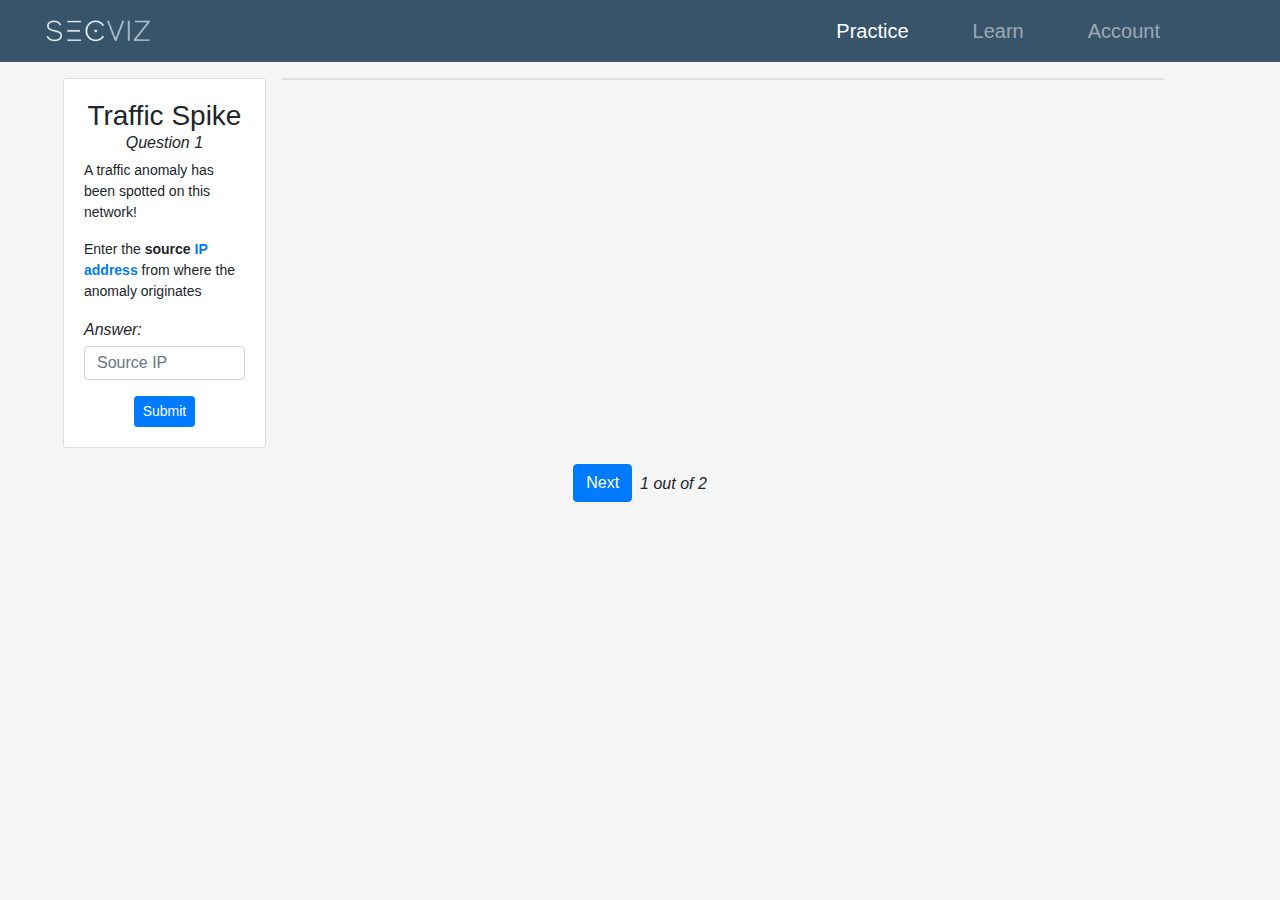
<file: Website/index.html>
<!doctype html>
<html lang="en">
<head>
  <meta charset="utf-8">
  <meta name="viewport" content="width=device-width, initial-scale=1">
  <title>Example Challenge</title>
  <meta name="The Packeteers" content="The Packeteers">

  <style>
    html * {
      font-family: Verdana, Geneva, Tahoma, sans-serif;
    }
  </style>

  <!--Network Diagram code-->
  <script src="https://cdn.anychart.com/releases/8.8.0/js/anychart-core.min.js"></script>
  <script src="https://cdn.anychart.com/releases/8.8.0/js/anychart-graph.min.js"></script>
  <script src="https://cdn.anychart.com/releases/8.8.0/js/anychart-data-adapter.min.js"></script>
  <style type="text/css">
    html, body, #container {
      width: 100%;
      height: 100%;
      margin: 0;
      padding: 0;
    }
  </style>
  
  <link href="css/c3.min.css" rel="stylesheet">
  <link rel="icon" href="/favicon.ico">
  <link rel="icon" href="/favicon.svg" type="image/svg+xml">
  <link rel="apple-touch-icon" href="/apple-touch-icon.png">
  <link rel="stylesheet" href="https://cdn.jsdelivr.net/npm/bootstrap@4.0.0/dist/css/bootstrap.min.css" integrity="sha384-Gn5384xqQ1aoWXA+058RXPxPg6fy4IWvTNh0E263XmFcJlSAwiGgFAW/dAiS6JXm" crossorigin="anonymous">
</head>

<body class="container-fluid p-0" style="background-color: whitesmoke; min-height: 100%;">
  <!--Navbar-->
  <nav class="navbar navbar-expand-sm navbar-dark" style="background-color: #38546b;">
    <a class="navbar-brand" href="all_challenges.html">
      <img src="img/Logo.png" width="15%" height="auto" class="d-inline-block align-top ml-4" alt="">
    </a>
    <ul class="navbar-nav mr-5">
      <li class="nav-item active mr-5">
        <a class="nav-link" style="font-size: 20px;" href="all_challenges.html">Practice</a>
      </li>
      <li class="nav-item mr-5">
        <a class="nav-link" style="font-size: 20px;" href="#">Learn</a>
      </li>
      <li class="nav-item mr-5">
        <a class="nav-link" style="font-size: 20px;" href="#">Account</a>
      </li>
    </ul>
  </nav>

  <div class="container-fluid">
    <div class="row ml-5 mt-3">
      <div class="col-2 p-0 d-inline-block" style="width: 200px;">
        <div class="card">
          <div class="card-body">
            <h3 class="card-title text-center mb-0">Traffic Spike</h3>
            <h6 class="font-weight-light font-italic text-center" id="qNum">Question 1</h6>
            <p class="card-text" id="qTxt1" style="font-size: 14px;">A traffic anomaly has been spotted on this network!</p>
            <p class="card-text" id="qTxt2" style="font-size: 14px;">Enter the <b>source <a href="#" onclick="showModal()">IP address</a></b> from where the anomaly originates</p>
            <form name="f1" id="ansForm" class="text-center">
              <div class="form-group text-left">
                <p class="font-weight-light font-italic color-black mb-1">Answer:</p>
                <input type="default-text" class="form-control py-1" name="ans" id="ansTxt" placeholder="Source IP">
              </div>
              <button type="button" id="ansBtn" class="btn btn-primary btn-sm" onclick="checkAns1()">Submit</button>
            </form>
          </div>
        </div>
      </div>

      <div class="col-9" style="width: 100%">
        <div class="card">
          <div id="chart" style="width: 100%;"></div>
          <div id="chart2" style="display: none;">
            <img src="img/wireshark.png" alt="Wireshark PCAP File" width="100%">
          </div>
        </div>
      </div>
    </div>
    <div class="row mt-3">
      <div class="col d-flex justify-content-center">
        <button type="button" class="btn btn-primary btn mb-5" id="change_viz_button" onclick="changeViz1()">Next</button>
        <p class="ml-2 mb-0 pt-2 font-weight-light font-italic color-black" id="viz_number">1 out of 2</p>
      </div>
    </div>

  <!--Modal-->
  <div class="modal fade" id="ansModal" tabindex="-1" role="dialog" aria-labelledby="exampleModalCenterTitle" aria-hidden="true">
    <div class="modal-dialog modal-dialog-centered" role="document">
      <div class="modal-content">
        <div class="modal-header">
          <h5 class="modal-title" id="exampleModalLongTitle">Correct! Great Job!</h5>
          <button type="button" class="close" data-dismiss="modal" aria-label="Close">
            <span aria-hidden="true">&times;</span>
          </button>
        </div>
        <div class="modal-body" id="mdlTxt">
          Ready to move onto the next question? Click the 'Next' button to go onto the next question!
        </div>
        <div class="modal-footer">
          <button type="button" class="btn btn-secondary" data-dismiss="modal">Close</button>
          <button type="button" class="btn btn-primary" id="mdlNxt" onclick="nxtQ1()" data-dismiss="modal">Next</button>
        </div>
      </div>
    </div>
  </div>

  <!--Education Modal for Traffic Spike-->
  <div class="modal fade" id="edu_Modal" tabindex="-1" role="dialog" aria-labelledby="exampleModalCenterTitle" aria-hidden="true">
    <div class="modal-dialog modal-dialog-centered" role="document">
      <div class="modal-content">
        <div class="modal-header">
          <h5 class="modal-title" id="edu_Modal_Title">What is an IP Address?</h5>
          <button type="button" class="close" data-dismiss="modal" aria-label="Close">
            <span aria-hidden="true">&times;</span>
          </button>
        </div>
        <div class="modal-body" id="edu_Modal_Text">
          An IP Address is a number (EX: 8.8.8.8) given to specific computers or networks for identification purposes. <br><br>
          
          Learn more about IP Addresses <a href="https://www.geeksforgeeks.org/what-is-an-ip-address/">here!</a>
        </div>
        <div class="modal-footer">
          <button type="button" class="btn btn-secondary" data-dismiss="modal">Close</button>
        </div>
      </div>
    </div>
  </div>

  <!--JS Scripts-->
  <script src="https://code.jquery.com/jquery-3.2.1.slim.min.js" integrity="sha384-KJ3o2DKtIkvYIK3UENzmM7KCkRr/rE9/Qpg6aAZGJwFDMVNA/GpGFF93hXpG5KkN" crossorigin="anonymous"></script>
  <script src="https://cdn.jsdelivr.net/npm/popper.js@1.12.9/dist/umd/popper.min.js" integrity="sha384-ApNbgh9B+Y1QKtv3Rn7W3mgPxhU9K/ScQsAP7hUibX39j7fakFPskvXusvfa0b4Q" crossorigin="anonymous"></script>
  <script src="https://cdn.jsdelivr.net/npm/bootstrap@4.0.0/dist/js/bootstrap.min.js" integrity="sha384-JZR6Spejh4U02d8jOt6vLEHfe/JQGiRRSQQxSfFWpi1MquVdAyjUar5+76PVCmYl" crossorigin="anonymous"></script>
  <script src="https://d3js.org/d3.v5.min.js"></script>
  <script src="js/c3.min.js"></script>
  <script src="js/main.js"></script>
</body>
</html>
</file>
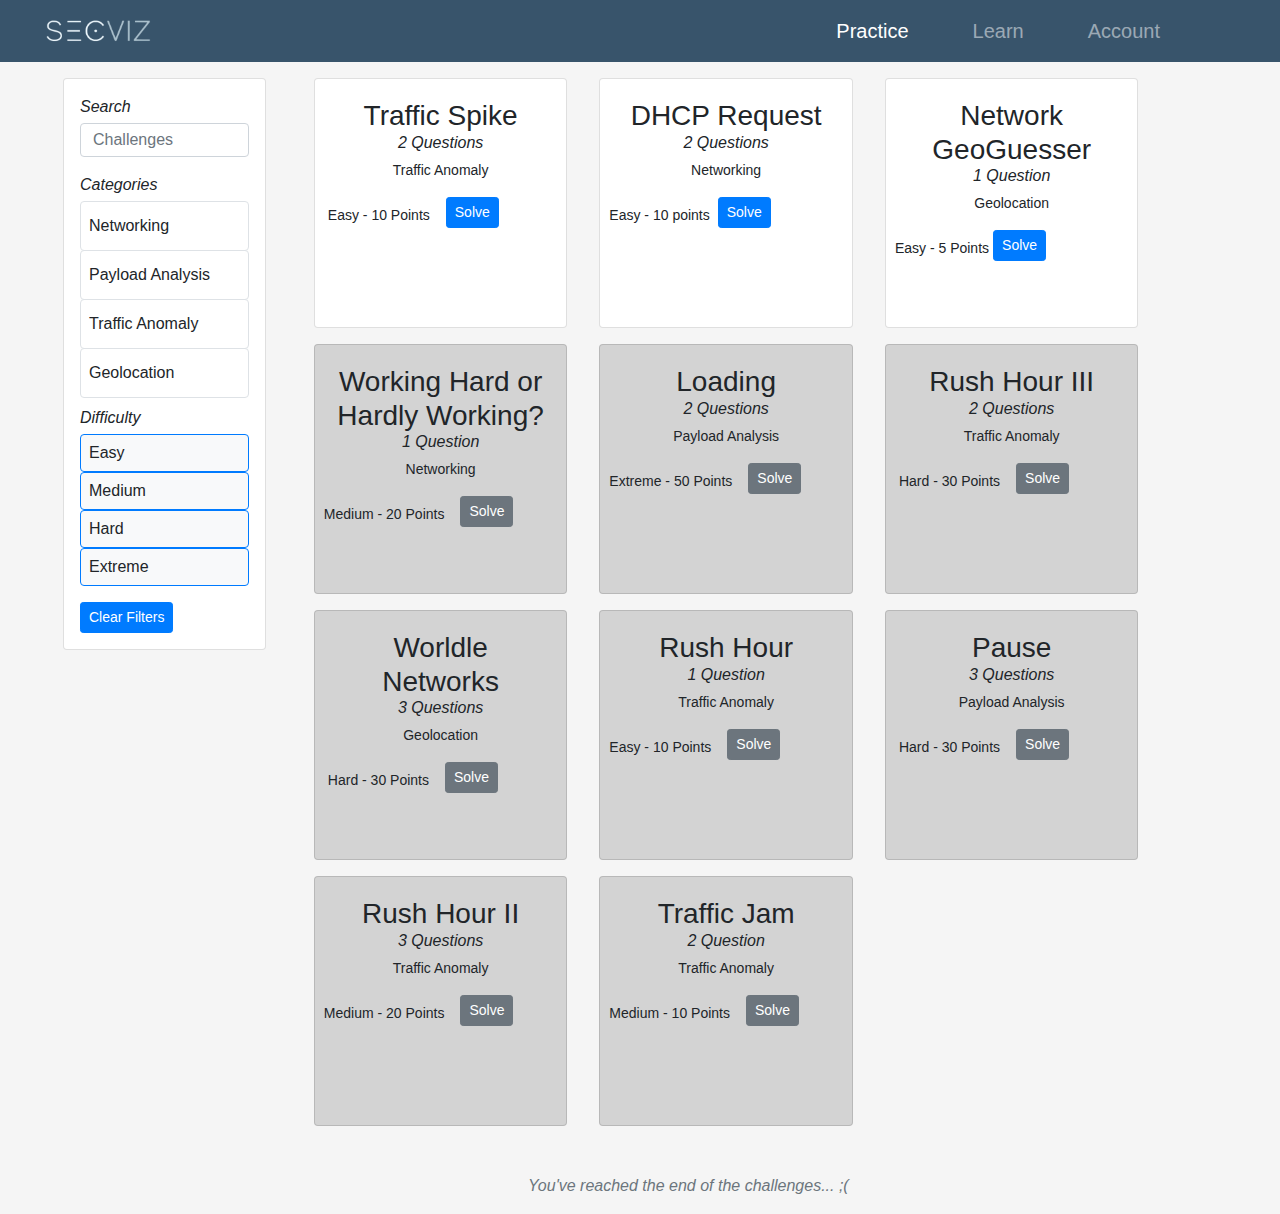
<file: Website/all_challenges.html>
<!DOCTYPE html>
<html lang="en">
<head>
    <meta charset="utf-8">
    <meta name="viewport" content="width=device-width, initial-scale=1">
    <title>All Challenges</title>
    <meta name="The Packeteers" content="The Packeteers">

    <style>
        html * {
          font-family: Verdana, Geneva, Tahoma, sans-serif;
        }
    </style>
    
    <link href="css/c3.min.css" rel="stylesheet">
    <link rel="apple-touch-icon" href="/apple-touch-icon.png">
    <link rel="stylesheet" href="https://cdn.jsdelivr.net/npm/bootstrap@4.0.0/dist/css/bootstrap.min.css" integrity="sha384-Gn5384xqQ1aoWXA+058RXPxPg6fy4IWvTNh0E263XmFcJlSAwiGgFAW/dAiS6JXm" crossorigin="anonymous">
</head>
<body class="container-fluid p-0" style="background-color: whitesmoke; min-height: 100%;">
    <!--Navbar-->
    <nav class="navbar navbar-expand-sm navbar-dark" style="background-color: #38546b;">
      <a class="navbar-brand" href="all_challenges.html">
        <img src="img/Logo.png" width="15%" height="auto" class="d-inline-block align-top ml-4" alt="">
      </a>
      <ul class="navbar-nav mr-5">
        <li class="nav-item active mr-5">
          <a class="nav-link" style="font-size: 20px;" href="all_challenges.html">Practice</a>
        </li>
        <li class="nav-item mr-5">
          <a class="nav-link" style="font-size: 20px;" href="#">Learn</a>
        </li>
        <li class="nav-item mr-5">
          <a class="nav-link" style="font-size: 20px;" href="login.html">Account</a>
        </li>
      </ul>
    </nav> 

    <div class="container-fluid">
        <div class="row ml-5 mt-3">
            <div class="col-2 p-0 d-inline-block">
                <div class="card">
                    <div class="card-body p-3">
                        <div class="form-group">
                            <p class="font-weight-light font-italic color-black mb-1">Search</p>
                            <input type="default-text" class="form-control py-1" name="ans" id="ansTxt" placeholder="Challenges">
                        </div>                    
                        <div class="list-group mb-2">
                            <p class="font-weight-light font-italic color-black mb-1">Categories</p>
                            <button type="button" id="fltrBtn1" class="list-group-item pl-2 btn btn-light border text-left" onclick="filterCategory('Networking')">Networking</button>
                            <button type="button" id="fltrBtn2" class="list-group-item pl-2 btn btn-light border text-left" onclick="filterCategory('Payload Analysis')">Payload Analysis</button>
                            <button type="button" id="fltrBtn3" class="list-group-item pl-2 btn btn-light border text-left" onclick="filterCategory('Traffic Anomaly')">Traffic Anomaly</button>
                            <button type="button" id="fltrBtn4" class="list-group-item pl-2 btn btn-light border text-left" onclick="filterCategory('Geolocation')">Geolocation</button>
                        </div>                        
                        <div class="list-group mb-3">
                            <p class="font-weight-light font-italic color-black mb-1">Difficulty</p>
                            <button type="button" id="fltrBtn5" class="btn btn-light border border-primary pl-2 text-left" onclick="filterDifficulty('Easy')">Easy</button>
                            <button type="button" id="fltrBtn6" class="btn btn-light border border-primary pl-2 text-left" onclick="filterDifficulty('Medium')">Medium</button>
                            <button type="button" id="fltrBtn7" class="btn btn-light border border-primary pl-2 text-left" onclick="filterDifficulty('Hard')">Hard</button>
                            <button type="button" id="fltrBtn8" class="btn btn-light border border-primary pl-2 text-left" onclick="filterDifficulty('Extreme')">Extreme</button>
                        </div>  
                        <button type="button" id="ansBtn" class="btn btn-primary btn-sm" onclick="clearFilter()">Clear Filters</button>
                    </div>
                </div>
            </div>
            <!--Main Panel - Challenge Cards-->
            <div class="col-10">
                <div class="row">
                    <div class="col-3 p-0 ml-5 mr-3 d-inline-block" style="width: 200px;">
                        <div class="card challenge" id="chlng0" style="min-height: fit-content; height: 100%;">
                            <div class="card-body fin">
                                <h3 class="card-title text-center mb-0">Traffic Spike</h3>
                                <h6 class="font-weight-light font-italic text-center" id="qNum">2 Questions</h6>
                                <p class="card-text text-center" id="qTxt1" style="font-size: 14px;">Traffic Anomaly</p>
                                <div class="row">
                                    <p class="card-text mb-0 ml-2 pt-2" id="qTxt2" style="font-size: 14px;">Easy - 10 Points</p>
                                    <button type="back" class="btn btn-primary btn-sm d-inline-block text-right ml-3" onclick="window.location.href='index.html'">Solve</button>
                                </div>
                            </div>
                        </div>
                    </div>
                    <div class="col-3 p-0 ml-3 mr-3 d-inline-block" style="width: 200px;">
                        <div class="card challenge" id="chlng1" style="min-height: fit-content; height: 250px;">
                            <div class="card-body fin">
                                <h3 class="card-title text-center mb-0">DHCP Request</h3>
                                <h6 class="font-weight-light font-italic text-center" id="qNum">2 Questions</h6>
                                <p class="card-text text-center" id="qTxt1" style="font-size: 14px;">Networking</p>
                                <div class="row">
                                    <p class="card-text mb-0 ml-1 pt-2" id="qTxt2" style="font-size: 14px;">Easy - 10 points</p>
                                    <button type="back" class="btn btn-primary btn-sm d-inline-block text-right ml-2" onclick="window.location.href='DHCP_challenge.html'">Solve</button>
                                </div>
                            </div>
                        </div>
                    </div>
                    <div class="col-3 p-0 ml-3 mr-3 d-inline-block" style="width: 200px;">
                        <div class="card challenge" id="chlng2" style="min-height: fit-content; height: 250px;">
                            <div class="card-body fin">
                                <h3 class="card-title text-center mb-0">Network GeoGuesser</h3>
                                <h6 class="font-weight-light font-italic text-center" id="qNum">1 Question</h6>
                                <p class="card-text text-center" id="qTxt1" style="font-size: 14px;">Geolocation</p>
                                <div class="row">
                                    <p class="card-text mb-0 ml-1 pt-2" id="qTxt2" style="font-size: 14px;">Easy - 5 Points</p>
                                    <button type="back" class="btn btn-primary btn-sm d-inline-block text-right ml-1" onclick="window.location.href='Geolocation_Challenge.html'">Solve</button>
                                </div>
                            </div>
                        </div>
                    </div>
                </div>
                <div class="row mt-3">
                    <div class="col-3 p-0 ml-5 mr-3 d-inline-block" style="width: 200px;">
                        <div class="card challenge" id="chlng3" style="min-height: fit-content; height: 250px; background-color: lightgrey;">
                            <div class="card-body wip">
                                <h3 class="card-title text-center mb-0">Working Hard or Hardly Working?</h3>
                                <h6 class="font-weight-light font-italic text-center" id="qNum">1 Question</h6>
                                <p class="card-text text-center" id="qTxt1" style="font-size: 14px;">Networking</p>
                                <div class="row">
                                    <p class="card-text mb-0 ml-1 pt-2" id="qTxt2" style="font-size: 14px;">Medium - 20 Points</p>
                                    <button type="back" class="btn btn-secondary btn-sm d-inline-block text-right ml-3" onclick="window.location.href='#'">Solve</button>
                                </div>
                            </div>
                        </div>
                    </div>
                    <div class="col-3 p-0 ml-3 mr-3 d-inline-block" style="width: 200px;">
                        <div class="card challenge" id="chlng4" style="min-height: fit-content; height: 250px; background-color: lightgrey;">
                            <div class="card-body wip">
                                <h3 class="card-title text-center mb-0">Loading</h3>
                                <h6 class="font-weight-light font-italic text-center" id="qNum">2 Questions</h6>
                                <p class="card-text text-center" id="qTxt1" style="font-size: 14px;">Payload Analysis</p>
                                <div class="row">
                                    <p class="card-text mb-0 ml-1 pt-2" id="qTxt2" style="font-size: 14px;">Extreme - 50 Points</p>
                                    <button type="back" class="btn btn-secondary btn-sm d-inline-block text-right ml-3" onclick="window.location.href='#'">Solve</button>
                                </div>
                            </div>
                        </div>
                    </div>
                    <div class="col-3 p-0 ml-3 mr-3 d-inline-block" style="width: 200px;">
                        <div class="card challenge" id="chlng5" style="min-height: fit-content; height: 250px; background-color: lightgrey;">
                            <div class="card-body wip">
                                <h3 class="card-title text-center mb-0">Rush Hour III</h3>
                                <h6 class="font-weight-light font-italic text-center" id="qNum">2 Questions</h6>
                                <p class="card-text text-center" id="qTxt1" style="font-size: 14px;">Traffic Anomaly</p>
                                <div class="row">
                                    <p class="card-text mb-0 ml-2 pt-2" id="qTxt2" style="font-size: 14px;">Hard - 30 Points</p>
                                    <button type="back" class="btn btn-secondary btn-sm d-inline-block text-right ml-3" onclick="window.location.href='#'">Solve</button>
                                </div>
                            </div>
                        </div>
                    </div>
                </div>
                <div class="row mt-3">
                    <div class="col-3 p-0 ml-5 mr-3 d-inline-block" style="width: 200px;">
                        <div class="card challenge" id="chlng6" style="min-height: fit-content; height: 250px; background-color: lightgrey;">
                            <div class="card-body wip">
                                <h3 class="card-title text-center mb-0">Worldle Networks</h3>
                                <h6 class="font-weight-light font-italic text-center" id="qNum">3 Questions</h6>
                                <p class="card-text text-center" id="qTxt1" style="font-size: 14px;">Geolocation</p>
                                <div class="row">
                                    <p class="card-text mb-0 ml-2 pt-2" id="qTxt2" style="font-size: 14px;">Hard - 30 Points</p>
                                    <button type="back" class="btn btn-secondary btn-sm d-inline-block text-right ml-3" onclick="window.location.href='#'">Solve</button>
                                </div>
                            </div>
                        </div>
                    </div>
                    <div class="col-3 p-0 ml-3 mr-3 d-inline-block" style="width: 200px;">
                        <div class="card challenge" id="chlng7" style="min-height: fit-content; height: 250px; background-color: lightgrey;">
                            <div class="card-body wip">
                                <h3 class="card-title text-center mb-0">Rush Hour</h3>
                                <h6 class="font-weight-light font-italic text-center" id="qNum">1 Question</h6>
                                <p class="card-text text-center" id="qTxt1" style="font-size: 14px;">Traffic Anomaly</p>
                                <div class="row">
                                    <p class="card-text mb-0 ml-1 pt-2" id="qTxt2" style="font-size: 14px;">Easy - 10 Points</p>
                                    <button type="back" class="btn btn-secondary btn-sm d-inline-block text-right ml-3" onclick="window.location.href='#'">Solve</button>
                                </div>
                            </div>
                        </div>
                    </div>
                    <div class="col-3 p-0 ml-3 mr-3 d-inline-block" style="width: 200px;">
                        <div class="card challenge" id="chlng8" style="min-height: fit-content; height: 250px; background-color: lightgrey;">
                            <div class="card-body wip">
                                <h3 class="card-title text-center mb-0">Pause</h3>
                                <h6 class="font-weight-light font-italic text-center" id="qNum">3 Questions</h6>
                                <p class="card-text text-center" id="qTxt1" style="font-size: 14px;">Payload Analysis</p>
                                <div class="row">
                                    <p class="card-text mb-0 ml-2 pt-2" id="qTxt2" style="font-size: 14px;">Hard - 30 Points</p>
                                    <button type="back" class="btn btn-secondary btn-sm d-inline-block text-right ml-3" onclick="window.location.href='#'">Solve</button>
                                </div>
                            </div>
                        </div>
                    </div>
                </div>
                <div class="row mt-3">
                    <div class="col-3 p-0 ml-5 mr-3 d-inline-block" style="width: 200px;">
                        <div class="card challenge" id="chlng9" style="min-height: fit-content; height: 250px; background-color: lightgrey;">
                            <div class="card-body wip">
                                <h3 class="card-title text-center mb-0">Rush Hour II</h3>
                                <h6 class="font-weight-light font-italic text-center" id="qNum">3 Questions</h6>
                                <p class="card-text text-center" id="qTxt1" style="font-size: 14px;">Traffic Anomaly</p>
                                <div class="row">
                                    <p class="card-text mb-0 ml-1 pt-2" id="qTxt2" style="font-size: 14px;">Medium - 20 Points</p>
                                    <button type="back" class="btn btn-secondary btn-sm d-inline-block text-right ml-3" onclick="window.location.href='#'">Solve</button>
                                </div>
                            </div>
                        </div>
                    </div>
                    <div class="col-3 p-0 ml-3 mr-3 d-inline-block" style="width: 200px;">
                        <div class="card challenge" id="chlng10" style="min-height: fit-content; height: 250px; background-color: lightgrey;">
                            <div class="card-body wip">
                                <h3 class="card-title text-center mb-0">Traffic Jam</h3>
                                <h6 class="font-weight-light font-italic text-center" id="qNum">2 Question</h6>
                                <p class="card-text text-center" id="qTxt1" style="font-size: 14px;">Traffic Anomaly</p>
                                <div class="row">
                                    <p class="card-text mb-0 ml-1 pt-2" id="qTxt2" style="font-size: 14px;">Medium - 10 Points</p>
                                    <button type="back" class="btn btn-secondary btn-sm d-inline-block text-right ml-3" onclick="window.location.href='#'">Solve</button>
                                </div>
                            </div>
                        </div>
                    </div>
                </div>
                <div class="row mt-5 text-center">
                    <div class="col-10">
                        <p class="font-italic text-muted">You've reached the end of the challenges... ;(</p>
                    </div>
                </div>
            </div>
        </div>
    </div>
    
    <!--JS Scripts-->
    <script src="js/main.js"></script>
</body>
</html>
</file>
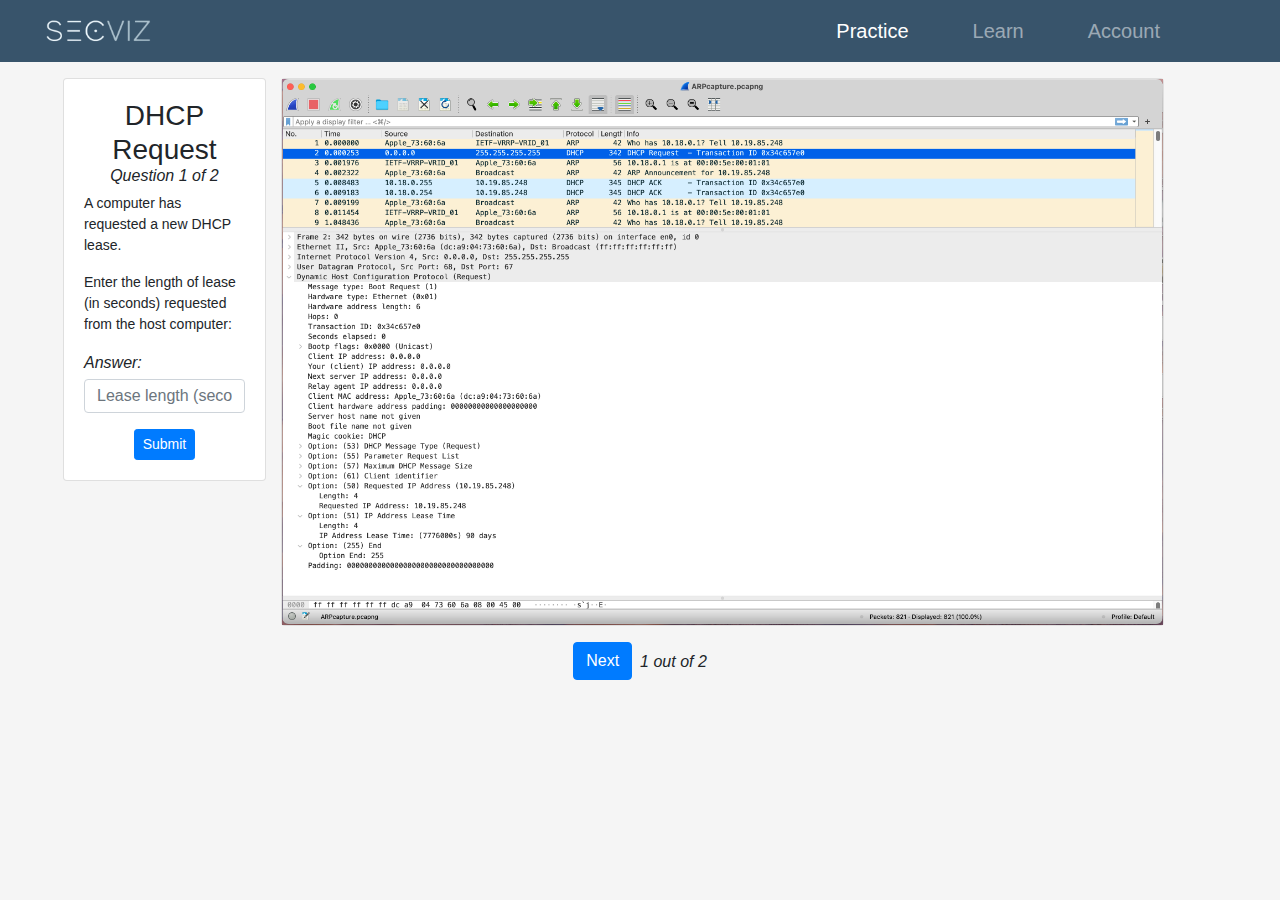
<file: Website/DHCP_challenge.html>
<!doctype html>
<html lang="en">
<head>
  <meta charset="utf-8">
  <meta name="viewport" content="width=device-width, initial-scale=1">
  <title>DHCP Challenge</title>
  <meta name="The Packeteers" content="The Packeteers">

  <style>
    html * {
      font-family: Verdana, Geneva, Tahoma, sans-serif;
    }
  </style>

  <!--Network Diagram code-->
  <script src="https://cdn.anychart.com/releases/8.8.0/js/anychart-core.min.js"></script>
  <script src="https://cdn.anychart.com/releases/8.8.0/js/anychart-graph.min.js"></script>
  <script src="https://cdn.anychart.com/releases/8.8.0/js/anychart-data-adapter.min.js"></script>
  <style type="text/css">
    html, body, #container {
      width: 100%;
      height: 100%;
      margin: 0;
      padding: 0;
    }
  </style>
  
  <link href="css/c3.min.css" rel="stylesheet">
  <link rel="icon" href="/favicon.ico">
  <link rel="icon" href="/favicon.svg" type="image/svg+xml">
  <link rel="apple-touch-icon" href="/apple-touch-icon.png">
  <link rel="stylesheet" href="https://cdn.jsdelivr.net/npm/bootstrap@4.0.0/dist/css/bootstrap.min.css" integrity="sha384-Gn5384xqQ1aoWXA+058RXPxPg6fy4IWvTNh0E263XmFcJlSAwiGgFAW/dAiS6JXm" crossorigin="anonymous">
</head>

<body class="container-fluid p-0" style="background-color: whitesmoke; min-height: 100%;">
  <!--Navbar-->
  <nav class="navbar navbar-expand-sm navbar-dark" style="background-color: #38546b;">
    <a class="navbar-brand" href="all_challenges.html">
      <img src="img/Logo.png" width="15%" height="auto" class="d-inline-block align-top ml-4" alt="">
    </a>
    <ul class="navbar-nav mr-5">
      <li class="nav-item active mr-5">
        <a class="nav-link" style="font-size: 20px;" href="all_challenges.html">Practice</a>
      </li>
      <li class="nav-item mr-5">
        <a class="nav-link" style="font-size: 20px;" href="#">Learn</a>
      </li>
      <li class="nav-item mr-5">
        <a class="nav-link" style="font-size: 20px;" href="#">Account</a>
      </li>
    </ul>
  </nav>

  <div class="container-fluid">
    <div class="row ml-5 mt-3">
      <div class="col-2 p-0 d-inline-block" style="width: 200px;">
        <div class="card">
          <div class="card-body">
            <h3 class="card-title text-center mb-0">DHCP Request</h3>
            <h6 class="font-weight-light font-italic text-center" id="qNum">Question 1 of 2</h6>
            <p class="card-text" id="qTxt1" style="font-size: 14px;">A computer has requested a new DHCP lease.</p>
            <p class="card-text" id="qTxt2" style="font-size: 14px;">Enter the length of lease (in seconds) requested from the host computer:</p>
            <form name="f1" id="ansForm" class="text-center">
              <div class="form-group text-left">
                <p class="font-weight-light font-italic color-black mb-1">Answer:</p>
                <input type="default-text" class="form-control py-1" name="ans" id="ansTxt" placeholder="Lease length (seconds)">
              </div>
              <button type="button" id="ansBtn" class="btn btn-primary btn-sm" onclick="checkAns2()">Submit</button>
            </form>
          </div>
        </div>
      </div>

      <div class="col-9" style="width: 100%">
        <div class="card">
          <div id="chart3">
            <img src="img/DHCPimg1.png" alt="Wireshark DHCP capture" style="width: 100%;">
          </div>
          <div id="chart4" style="display: none;">
            <img src="img/DHCPimg2.png" alt="Wireshark DHCP capture" style="width: 100%;">
          </div>
        </div>
      </div>
    </div>

    <div class="row mt-3">
      <div class="col d-flex justify-content-center">
        <button type="button" class="btn btn-primary btn mb-5" id="change_viz_button" onclick="changeViz2()">Next</button>
        <p class="ml-2 mb-0 pt-2 font-weight-light font-italic color-black" id="viz_number">1 out of 2</p>
      </div>
    </div>

    <!-- Network diagram chart script -->
<!-- 
    <div id="container"></div>
      <script>

        anychart.onDocumentReady(async function () {
          let networkdata = await fetch("./TrafficSpikeNetworkData.json");
          let networkdatajson = networkdata.json();
          anychart.data.set(networkdatajson);
          // create a chart from the loaded data
          var chart = anychart.graph(data);
          // set the title
          chart.title("Network Graph showing the battles in Game of Thrones");
          // draw the chart
          chart.container("container").draw();
        });
      </script>
    </div>
-->

  <!--Modal-->
  <div class="modal fade" id="ansModal" tabindex="-1" role="dialog" aria-labelledby="exampleModalCenterTitle" aria-hidden="true">
    <div class="modal-dialog modal-dialog-centered" role="document">
      <div class="modal-content">
        <div class="modal-header">
          <h5 class="modal-title" id="exampleModalLongTitle">Correct! Great Job!</h5>
          <button type="button" class="close" data-dismiss="modal" aria-label="Close">
            <span aria-hidden="true">&times;</span>
          </button>
        </div>
        <div class="modal-body" id="mdlTxt">
          Ready to move onto the next question? Click the 'Next' button to go onto the next question!
        </div>
        <div class="modal-footer">
          <button type="button" class="btn btn-secondary" data-dismiss="modal">Close</button>
          <button type="button" class="btn btn-primary" id="mdlNxt" onclick="nxtQ2()" data-dismiss="modal">Next</button>
        </div>
      </div>
    </div>
  </div>

  <!--JS Scripts-->
  <script src="https://code.jquery.com/jquery-3.2.1.slim.min.js" integrity="sha384-KJ3o2DKtIkvYIK3UENzmM7KCkRr/rE9/Qpg6aAZGJwFDMVNA/GpGFF93hXpG5KkN" crossorigin="anonymous"></script>
  <script src="https://cdn.jsdelivr.net/npm/popper.js@1.12.9/dist/umd/popper.min.js" integrity="sha384-ApNbgh9B+Y1QKtv3Rn7W3mgPxhU9K/ScQsAP7hUibX39j7fakFPskvXusvfa0b4Q" crossorigin="anonymous"></script>
  <script src="https://cdn.jsdelivr.net/npm/bootstrap@4.0.0/dist/js/bootstrap.min.js" integrity="sha384-JZR6Spejh4U02d8jOt6vLEHfe/JQGiRRSQQxSfFWpi1MquVdAyjUar5+76PVCmYl" crossorigin="anonymous"></script>
  <script src="https://d3js.org/d3.v5.min.js"></script>
  <script src="js/c3.min.js"></script>
  <script src="js/main.js"></script>
</body>
</html>
</file>
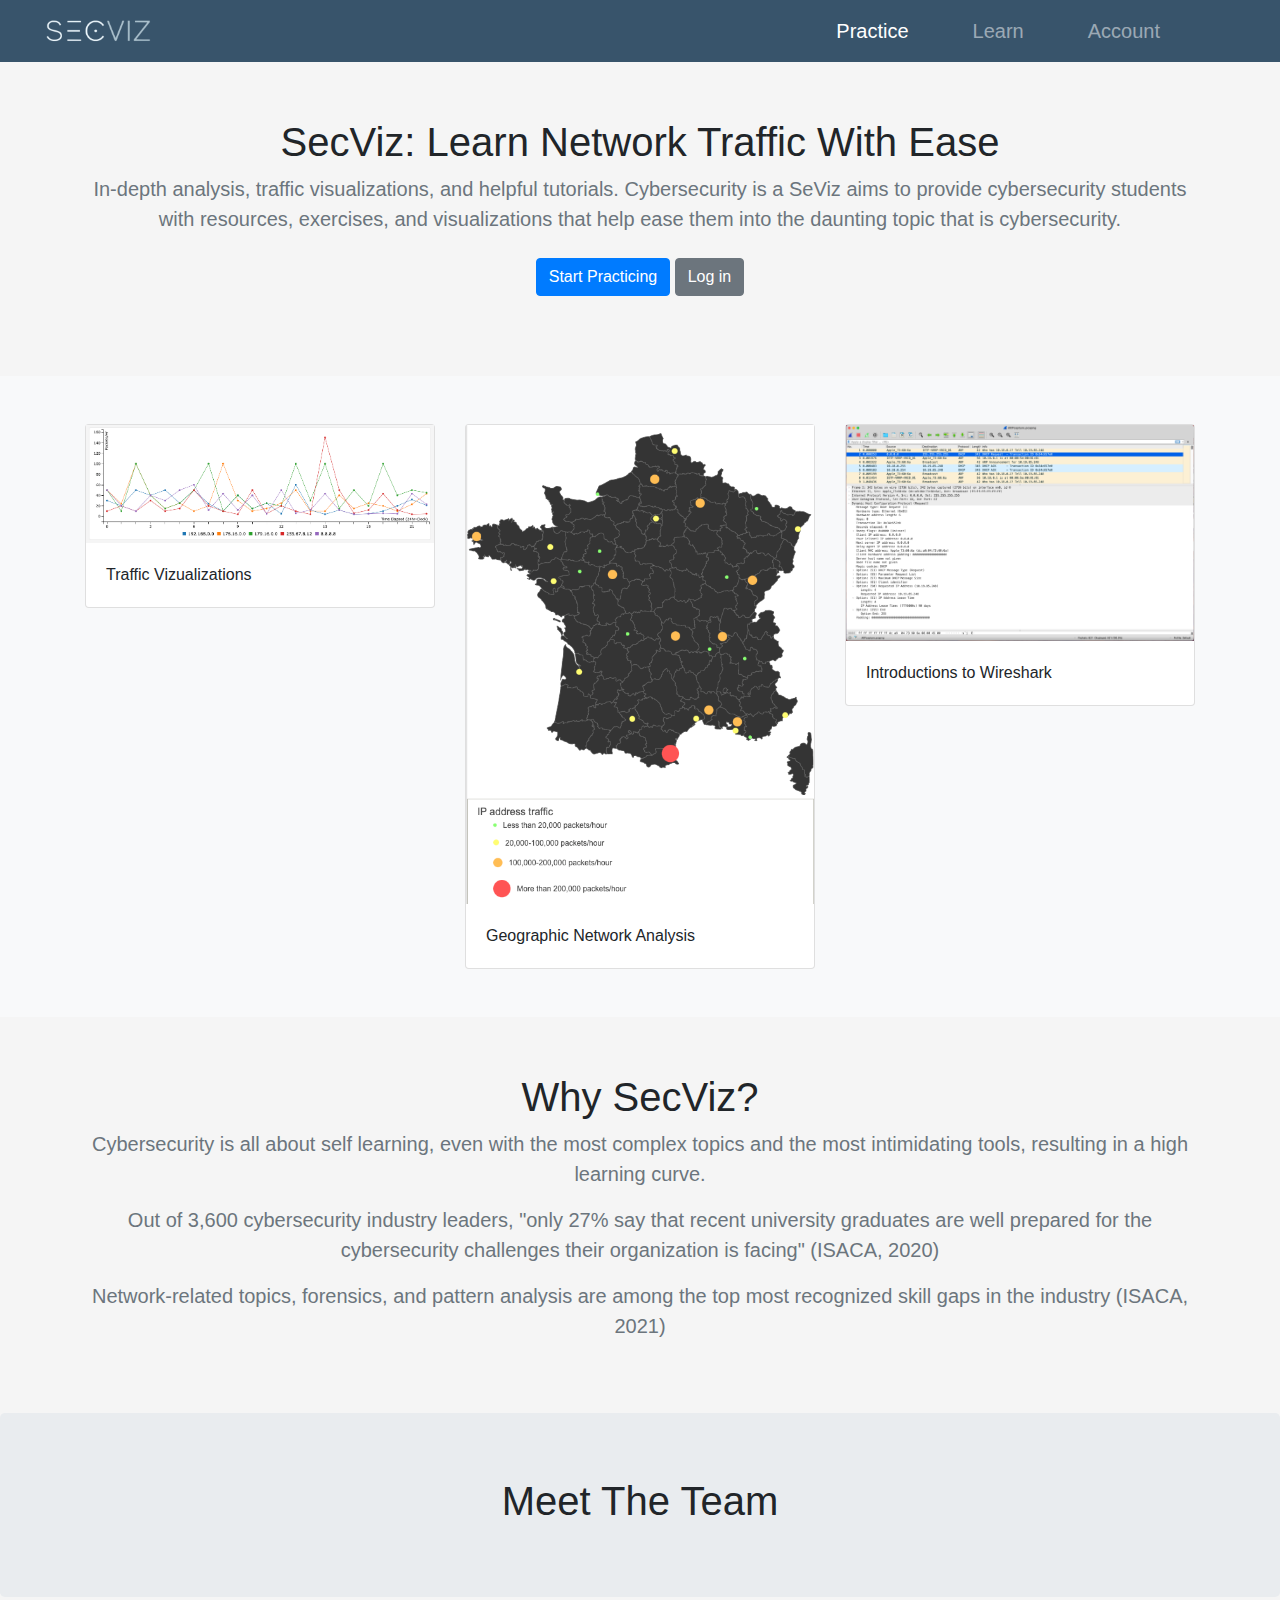
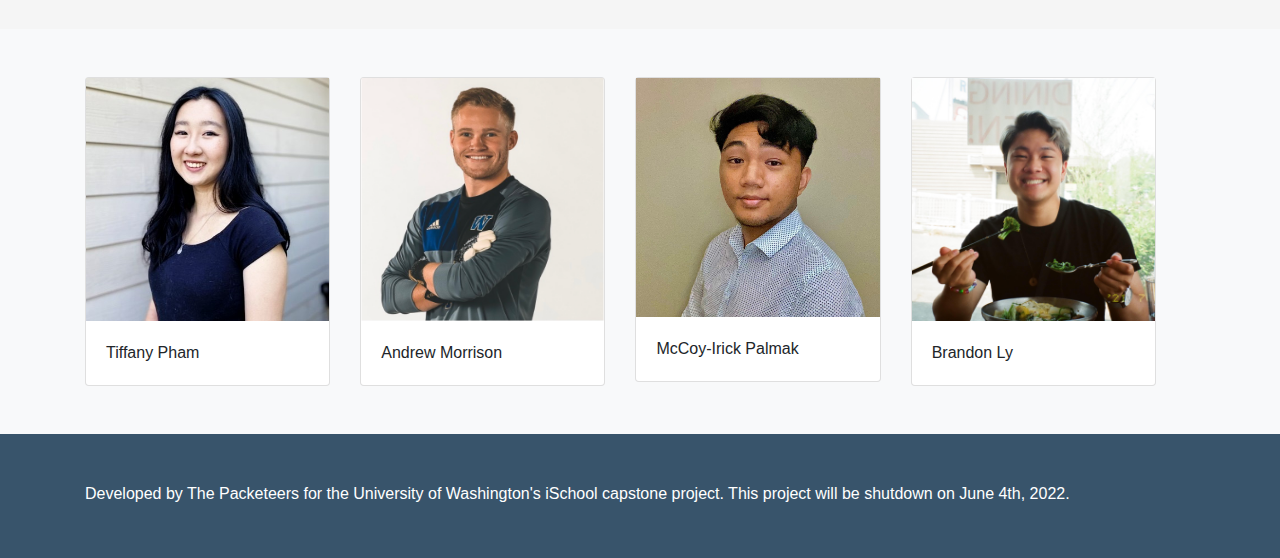
<file: Website/landing_page.html>
<!DOCTYPE html> 
    <head>
        <meta charset="utf-8">
        <meta name="viewport" content="width=device-width, initial-scale=1">
        <title>SecViz</title>
        <meta name="The Packeteers" content="The Packeteers">
        
        <style>
          html * {
            font-family: Verdana, Geneva, Tahoma, sans-serif;
          }
        </style>
        
        <link href="css/c3.min.css" rel="stylesheet">
        <link href="css/landing_page_styles.css" rel="stylesheet">
        <link rel="icon" href="/favicon.ico">
        <link rel="icon" href="/favicon.svg" type="image/svg+xml">
        <link rel="apple-touch-icon" href="/apple-touch-icon.png">
        <link rel="stylesheet" href="https://cdn.jsdelivr.net/npm/bootstrap@4.0.0/dist/css/bootstrap.min.css" integrity="sha384-Gn5384xqQ1aoWXA+058RXPxPg6fy4IWvTNh0E263XmFcJlSAwiGgFAW/dAiS6JXm" crossorigin="anonymous">
    </head>

    <body style="background-color: whitesmoke; min-height: 100%;">
        <!--Navbar-->
        <nav class="navbar navbar-expand-sm navbar-dark" style="background-color: #38546b;">
            
          <a class="navbar-brand" href="all_challenges.html">
              <img src="img/Logo.png" width="15%" height="auto" class="d-inline-block align-top ml-4" alt="">
          </a>

          <ul class="navbar-nav mr-5">
            <li class="nav-item active mr-5">
              <a class="nav-link" style="font-size: 20px;" href="all_challenges.html">Practice</a>
            </li>
            <li class="nav-item mr-5">
              <a class="nav-link" style="font-size: 20px;" href="#">Learn</a>
            </li>
            <li class="nav-item mr-5">
              <a class="nav-link" style="font-size: 20px;" href="login.html">Account</a>
            </li>
          </ul>
        
        </nav> 

        <section class="py-2 text-center container justify-content-center">
          <div class="row py-lg-5">
            <div class="col-lg-12 col-md-8">
              <h1 class="fw-light">SecViz: Learn Network Traffic With Ease</h1>
              <p class="lead text-muted">In-depth analysis, traffic visualizations, and helpful tutorials. Cybersecurity is a SeViz aims to provide cybersecurity students with resources, exercises, and visualizations that help ease them into the daunting topic that is cybersecurity.</p>
              <p>
                <a href="all_challenges.html" class="btn btn-primary my-2">Start Practicing</a>
                <a href="login.html" class="btn btn-secondary my-2">Log in</a>
              </p>
            </div>
          </div>
        </section>
    
        <div class="album py-5 bg-light">

          <div class="container">
            <div class="row row-cols-1 row-cols-sm-2 row-cols-md-3 g-3">
              <div class="col">
                <div class="card shadow-sm">
                  <img src="img/Graph.png" style="width: 100%;">
                  <div class="card-body">
                    <p class="card-text">Traffic Vizualizations</p>
                  </div>
                </div>
              </div>
              <div class="col">
                <div class="card shadow-sm">
                  <img src="img/Map.png" style="width: 100%;">
                  <div class="card-body">
                    <p class="card-text">Geographic Network Analysis</p>
                  </div>
                </div>
              </div>
              <div class="col">
                <div class="card shadow-sm">
                  <img src="img/DHCPimg1.png" style="width: 100%;">
                  <div class="card-body">
                    <p class="card-text">Introductions to Wireshark</p>
                    </div>
                  </div>
                </div>
              </div>
            </div>
          </div>
        </div>
        
        <section class="py-2 text-center container justify-content-center">
          <div class="row py-lg-5">
            <div class="col-lg-12 col-md-8">
              <h1 class="fw-light">Why SecViz?</h1>
              <p class="lead text-muted">Cybersecurity is all about self learning, even with the most complex topics and the most intimidating tools, resulting in a high learning curve.</p>
              <p class="lead text-muted">Out of 3,600 cybersecurity industry leaders, "only 27% say that recent university graduates are well prepared for the cybersecurity challenges their organization is facing" (ISACA, 2020)</p>
              <p class="lead text-muted">Network-related topics, forensics, and pattern analysis are among the top most recognized skill gaps in the industry (ISACA, 2021)</p>
            </div>
          </div>
        </section>

        <section class="jumbotron text-center">
            <h1 class="jumbotron-heading">Meet The Team</h1>
        </section>
        <div class="album py-5 bg-light">

          <div class="container">
            <div class="row row-cols-1 row-cols-sm-2 row-cols-md-3 g-3">
              <div class="col">
                <div class="card shadow-sm">
                  <img src="img/Tiffany.png" style="width: 100%; max-height: 250px;">
                  <div class="card-body">
                    <p class="card-text">Tiffany Pham</p>
                  </div>
                </div>
              </div>
              <div class="col">
                <div class="card shadow-sm">
                  <img src="img/Andrew.png" style="width: 100%; max-height: 243px;">
                  <div class="card-body">
                    <p class="card-text">Andrew Morrison</p>
                  </div>
                </div>
              </div>
              <div class="col">
                <div class="card shadow-sm">
                  <img src="img/McCoy.jpg" style="width: 100%; max-height: 250px;">
                  <div class="card-body">
                    <p class="card-text">McCoy-Irick Palmak</p>
                    </div>
                  </div>
                </div>
                <div class="col">
                  <div class="card shadow-sm">
                    <img src="img/Brandon.jpg" style="width: 100%; max-height: 243px;">
                    <div class="card-body">
                      <p class="card-text">Brandon Ly</p>
                      </div>
                    </div>
                  </div>
              </div>
            </div>
          </div>
        </div>

        </div>

        <footer class="text-muted py-5" style="background-color: #38546b;">
          <div class="container">
            
            <p class="mb-1" style="color: white;">Developed by The Packeteers for the University of Washington's iSchool capstone project. This project will be shutdown on June 4th, 2022.</p>
          </div>
        </footer>

    </body>
</file>
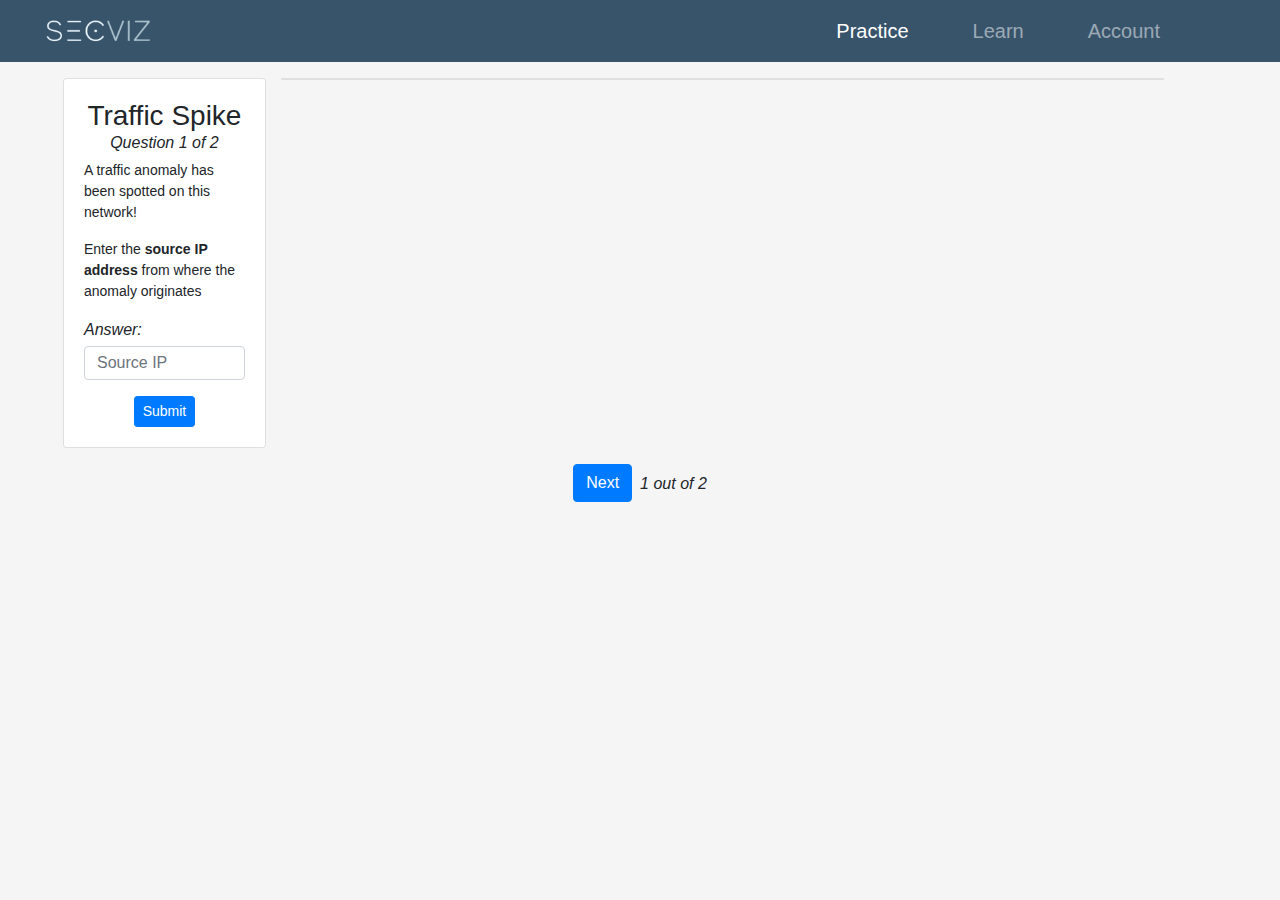
<file: Website/test_challenge.html>
<!doctype html>
<html lang="en">
<head>
  <meta charset="utf-8">
  <meta name="viewport" content="width=device-width, initial-scale=1">
  <title>Example Challenge</title>
  <meta name="The Packeteers" content="The Packeteers">

  <style>
    html * {
      font-family: Verdana, Geneva, Tahoma, sans-serif;
    }
  </style>

  <!--Network Diagram code-->
  <script src="https://cdn.anychart.com/releases/8.8.0/js/anychart-core.min.js"></script>
  <script src="https://cdn.anychart.com/releases/8.8.0/js/anychart-graph.min.js"></script>
  <script src="https://cdn.anychart.com/releases/8.8.0/js/anychart-data-adapter.min.js"></script>
  <style type="text/css">
    html, body, #container {
      width: 100%;
      height: 100%;
      margin: 0;
      padding: 0;
    }
  </style>
  
  <link href="css/c3.min.css" rel="stylesheet">
  <link rel="icon" href="/favicon.ico">
  <link rel="icon" href="/favicon.svg" type="image/svg+xml">
  <link rel="apple-touch-icon" href="/apple-touch-icon.png">
  <link rel="stylesheet" href="https://cdn.jsdelivr.net/npm/bootstrap@4.0.0/dist/css/bootstrap.min.css" integrity="sha384-Gn5384xqQ1aoWXA+058RXPxPg6fy4IWvTNh0E263XmFcJlSAwiGgFAW/dAiS6JXm" crossorigin="anonymous">
</head>

<body class="container-fluid p-0" style="background-color: whitesmoke; min-height: 100%;">
  <!--Navbar-->
  <nav class="navbar navbar-expand-sm navbar-dark" style="background-color: #38546b;">
    <a class="navbar-brand" href="all_challenges.html">
      <img src="img/Logo.png" width="15%" height="auto" class="d-inline-block align-top ml-4" alt="">
    </a>
    <ul class="navbar-nav mr-5">
      <li class="nav-item active mr-5">
        <a class="nav-link" style="font-size: 20px;" href="all_challenges.html">Practice</a>
      </li>
      <li class="nav-item mr-5">
        <a class="nav-link" style="font-size: 20px;" href="#">Learn</a>
      </li>
      <li class="nav-item mr-5">
        <a class="nav-link" style="font-size: 20px;" href="#">Account</a>
      </li>
    </ul>
  </nav>

  <div class="container-fluid">
    <div class="row ml-5 mt-3">
      <div class="col-2 p-0 d-inline-block" style="width: 200px;">
        <div class="card">
          <div class="card-body">
            <h3 class="card-title text-center mb-0">Traffic Spike</h3>
            <h6 class="font-weight-light font-italic text-center" id="qNum">Question 1 of 2</h6>
            <p class="card-text" id="qTxt1" style="font-size: 14px;">A traffic anomaly has been spotted on this network!</p>
            <p class="card-text" id="qTxt2" style="font-size: 14px;">Enter the <b>source IP address</b> from where the anomaly originates</p>
            <form name="f1" id="ansForm" class="text-center">
              <div class="form-group text-left">
                <p class="font-weight-light font-italic color-black mb-1">Answer:</p>
                <input type="default-text" class="form-control py-1" name="ans" id="ansTxt" placeholder="Source IP">
              </div>
              <button type="button" id="ansBtn" class="btn btn-primary btn-sm" onclick="checkAns1()">Submit</button>
            </form>
          </div>
        </div>
      </div>

      <div class="col-9" style="width: 100%">
        <div class="card">
          <div id="chart" style="width: 100%;"></div>
          <div id="chart2" style="display: none;">
            <img src="img/wireshark.png" alt="Wireshark PCAP File" width="100%">
          </div>
        </div>
      </div>
    </div>
    <div class="row mt-3">
      <div class="col d-flex justify-content-center">
        <button type="button" class="btn btn-primary btn mb-5" id="change_viz_button" onclick="changeViz1()">Next</button>
        <p class="ml-2 mb-0 pt-2 font-weight-light font-italic color-black" id="viz_number">1 out of 2</p>
      </div>
    </div>

    <!-- Network diagram chart script -->
<!-- 
    <div id="container"></div>
      <script>

        anychart.onDocumentReady(async function () {
          let networkdata = await fetch("./TrafficSpikeNetworkData.json");
          let networkdatajson = networkdata.json();
          anychart.data.set(networkdatajson);
          // create a chart from the loaded data
          var chart = anychart.graph(data);
          // set the title
          chart.title("Network Graph showing the battles in Game of Thrones");
          // draw the chart
          chart.container("container").draw();
        });
      </script>
    </div>
-->

  <!--Modal-->
  <div class="modal fade" id="ansModal" tabindex="-1" role="dialog" aria-labelledby="exampleModalCenterTitle" aria-hidden="true">
    <div class="modal-dialog modal-dialog-centered" role="document">
      <div class="modal-content">
        <div class="modal-header">
          <h5 class="modal-title" id="exampleModalLongTitle">Correct! Great Job!</h5>
          <button type="button" class="close" data-dismiss="modal" aria-label="Close">
            <span aria-hidden="true">&times;</span>
          </button>
        </div>
        <div class="modal-body" id="mdlTxt">
          Ready to move onto the next question? Click the 'Next' button to go onto the next question!
        </div>
        <div class="modal-footer">
          <button type="button" class="btn btn-secondary" data-dismiss="modal">Close</button>
          <button type="button" class="btn btn-primary" id="mdlNxt" onclick="nxtQ1()" data-dismiss="modal">Next</button>
        </div>
      </div>
    </div>
  </div>

  <!--JS Scripts-->
  <script src="https://code.jquery.com/jquery-3.2.1.slim.min.js" integrity="sha384-KJ3o2DKtIkvYIK3UENzmM7KCkRr/rE9/Qpg6aAZGJwFDMVNA/GpGFF93hXpG5KkN" crossorigin="anonymous"></script>
  <script src="https://cdn.jsdelivr.net/npm/popper.js@1.12.9/dist/umd/popper.min.js" integrity="sha384-ApNbgh9B+Y1QKtv3Rn7W3mgPxhU9K/ScQsAP7hUibX39j7fakFPskvXusvfa0b4Q" crossorigin="anonymous"></script>
  <script src="https://cdn.jsdelivr.net/npm/bootstrap@4.0.0/dist/js/bootstrap.min.js" integrity="sha384-JZR6Spejh4U02d8jOt6vLEHfe/JQGiRRSQQxSfFWpi1MquVdAyjUar5+76PVCmYl" crossorigin="anonymous"></script>
  <script src="https://d3js.org/d3.v5.min.js"></script>
  <script src="js/c3.min.js"></script>
  <script src="js/main.js"></script>
</body>
</html>
</file>
<file: Website/css/landing_page_styles.css>
* {
    font-family: "Monserrat", sans-serif;
    box-sizing: border-box;
    margin: 0;
    padding: 0;
}

.nav_bar {
    padding: 0;
    margin: 0;
    text-decoration: none;
    list-style: none;
    box-sizing: border-box;
    background: #3E5469;
    height: 100px;
    width: 100%;
}

.logo {
    width: 300px;
    height: auto;
}

.nav_bar ul {
    float: right;
    margin-right: 100px;
}

.nav_bar ul li {
    display: inline-block;
    line-height: 80px;
    margin: 0 5px;
}

.nav_bar ul li a {
    color: white;
    font-size: 17px;
    padding: 7px 13px;
    border-radius: 3px;
    text-transform: uppercase;
}

.logo {
    cursor: pointer;
}


button {
    padding: 9px 25px;
    background-color: rgba(1, 136, 169, 1);
    border: none;
    border-radius: 50px !important;
    cursor: pointer;
    color: white;
    transition: all 0.3s ease 0s;
}

#img1 {
    position: absolute;
    width: 377px;
    height: 249px;
    left: 150px;
    top: 100px;
}

#img2 {
    position: absolute;
    width: 377px;
    height: 245px;
    left: 150px;
    top: 350px;
}

#welcome_text_1 {
    position: absolute;
    width: 655px;
    height: 56px;
    left: 616px;
    top: 175px;

    font-style: normal;
    font-weight: 400;
    font-size: 40px;
    line-height: 56px;
    display: flex;
    align-items: center;
    

color: #353535;
}

#welcome_text_2 {
    position: absolute;
    width: 586px;
    height: 42px;
    left: 616px;
    top: 250px;

    font-style: italic;
    font-weight: lighter;
    font-size: 28px;
    line-height: 42px;
    display: flex;
    align-items: center;

    color: grey;
}

.start_buttons {
    position: absolute;
    width: 571px;
    height: 101px;
    left: 616px;
    top: 325px;

} 

.container {
    display: flex;
}
</file>
<file: Website/css/c3.min.css>
.c3 svg{font:10px sans-serif;-webkit-tap-highlight-color:transparent}.c3 line,.c3 path{fill:none;stroke:#000}.c3 text{-webkit-user-select:none;-moz-user-select:none;user-select:none}.c3-bars path,.c3-event-rect,.c3-legend-item-tile,.c3-xgrid-focus,.c3-ygrid{shape-rendering:crispEdges}.c3-chart-arc path{stroke:#fff}.c3-chart-arc rect{stroke:#fff;stroke-width:1}.c3-chart-arc text{fill:#fff;font-size:13px}.c3-grid line{stroke:#aaa}.c3-grid text{fill:#aaa}.c3-xgrid,.c3-ygrid{stroke-dasharray:3 3}.c3-text.c3-empty{fill:grey;font-size:2em}.c3-line{stroke-width:1px}.c3-circle{fill:currentColor}.c3-circle._expanded_{stroke-width:1px;stroke:#fff}.c3-selected-circle{fill:#fff;stroke-width:2px}.c3-bar{stroke-width:0}.c3-bar._expanded_{fill-opacity:1;fill-opacity:.75}.c3-target.c3-focused{opacity:1}.c3-target.c3-focused path.c3-line,.c3-target.c3-focused path.c3-step{stroke-width:2px}.c3-target.c3-defocused{opacity:.3!important}.c3-region{fill:#4682b4;fill-opacity:.1}.c3-region text{fill-opacity:1}.c3-brush .extent{fill-opacity:.1}.c3-legend-item{font-size:12px}.c3-legend-item-hidden{opacity:.15}.c3-legend-background{opacity:.75;fill:#fff;stroke:#d3d3d3;stroke-width:1}.c3-title{font:14px sans-serif}.c3-tooltip-container{z-index:10}.c3-tooltip{border-collapse:collapse;border-spacing:0;background-color:#fff;empty-cells:show;-webkit-box-shadow:7px 7px 12px -9px #777;-moz-box-shadow:7px 7px 12px -9px #777;box-shadow:7px 7px 12px -9px #777;opacity:.9}.c3-tooltip tr{border:1px solid #ccc}.c3-tooltip th{background-color:#aaa;font-size:14px;padding:2px 5px;text-align:left;color:#fff}.c3-tooltip td{font-size:13px;padding:3px 6px;background-color:#fff;border-left:1px dotted #999}.c3-tooltip td>span{display:inline-block;width:10px;height:10px;margin-right:6px}.c3-tooltip .value{text-align:right}.c3-area{stroke-width:0;opacity:.2}.c3-chart-arcs-title{dominant-baseline:middle;font-size:1.3em}.c3-chart-arcs .c3-chart-arcs-background{fill:#e0e0e0;stroke:#fff}.c3-chart-arcs .c3-chart-arcs-gauge-unit{fill:#000;font-size:16px}.c3-chart-arcs .c3-chart-arcs-gauge-max{fill:#777}.c3-chart-arcs .c3-chart-arcs-gauge-min{fill:#777}.c3-chart-arc .c3-gauge-value{fill:#000}.c3-chart-arc.c3-target g path{opacity:1}.c3-chart-arc.c3-target.c3-focused g path{opacity:1}.c3-drag-zoom.enabled{pointer-events:all!important;visibility:visible}.c3-drag-zoom.disabled{pointer-events:none!important;visibility:hidden}.c3-drag-zoom .extent{fill-opacity:.1}
</file>
